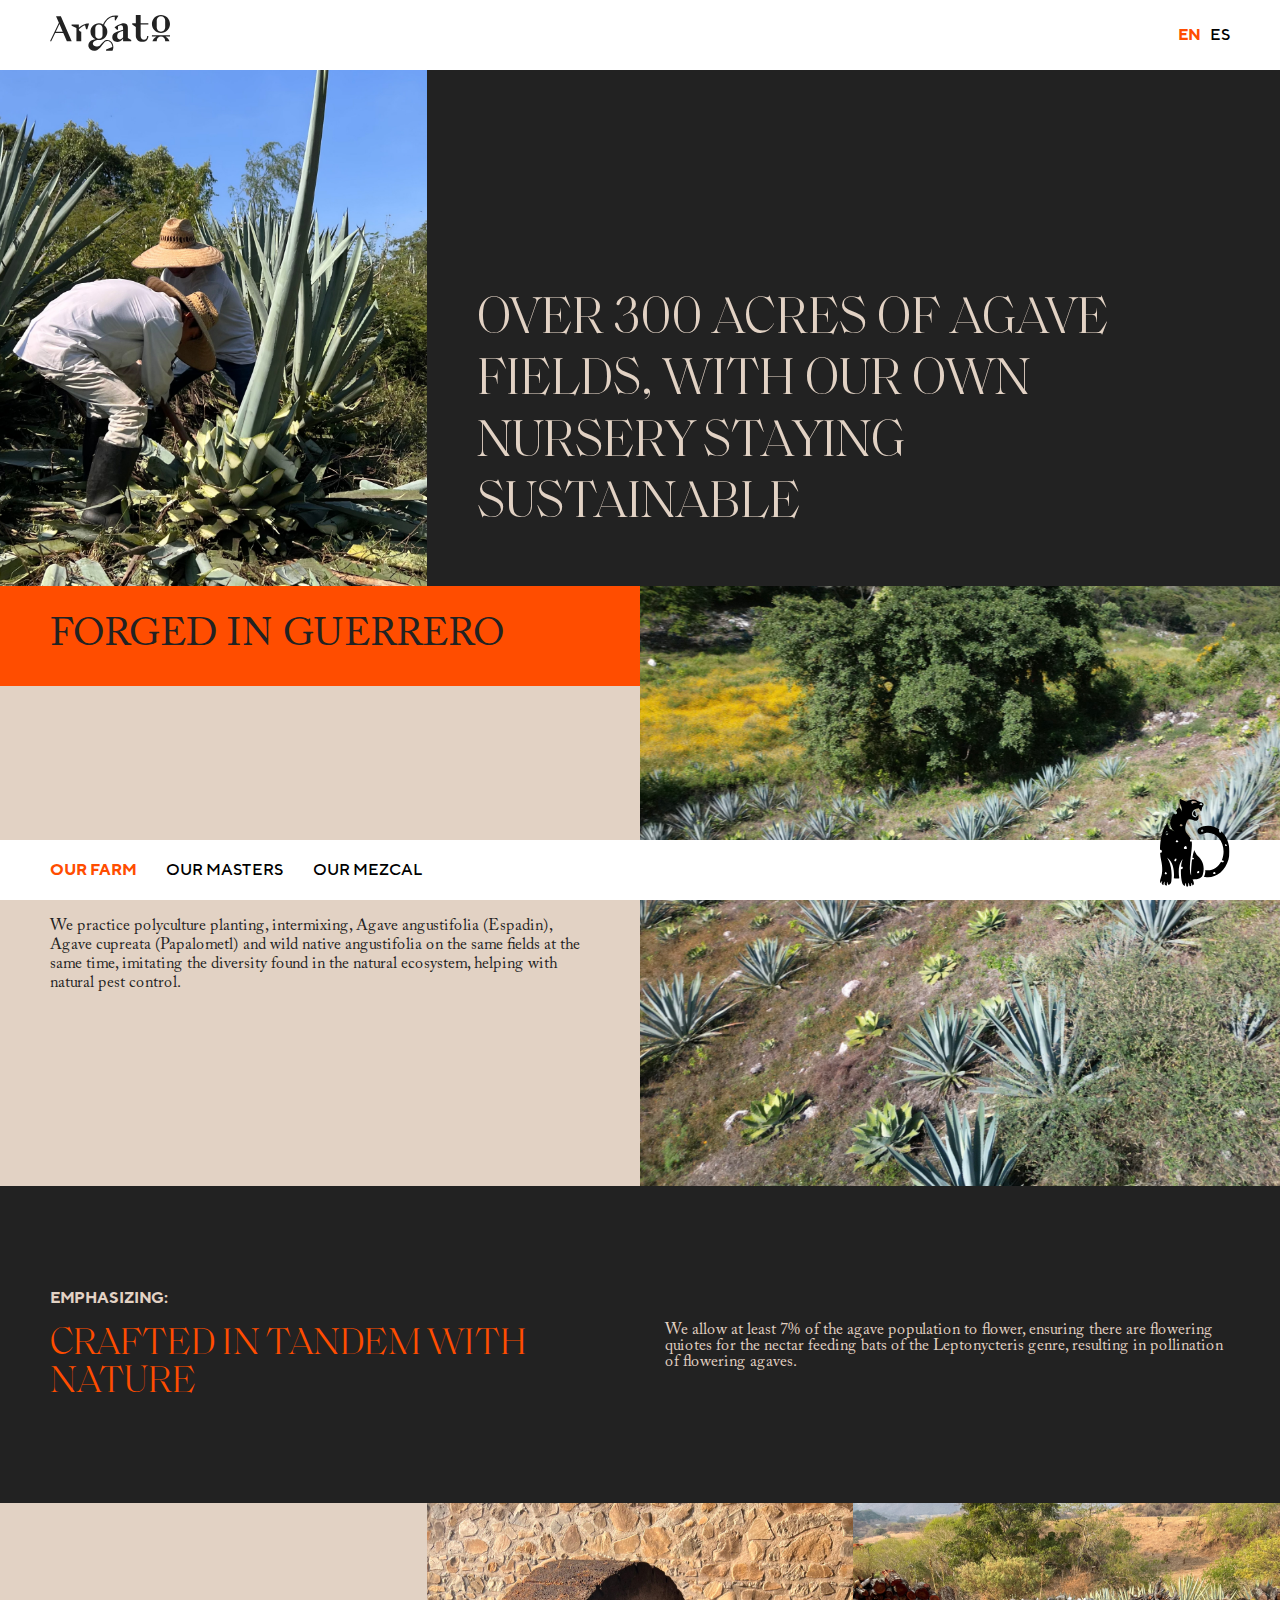
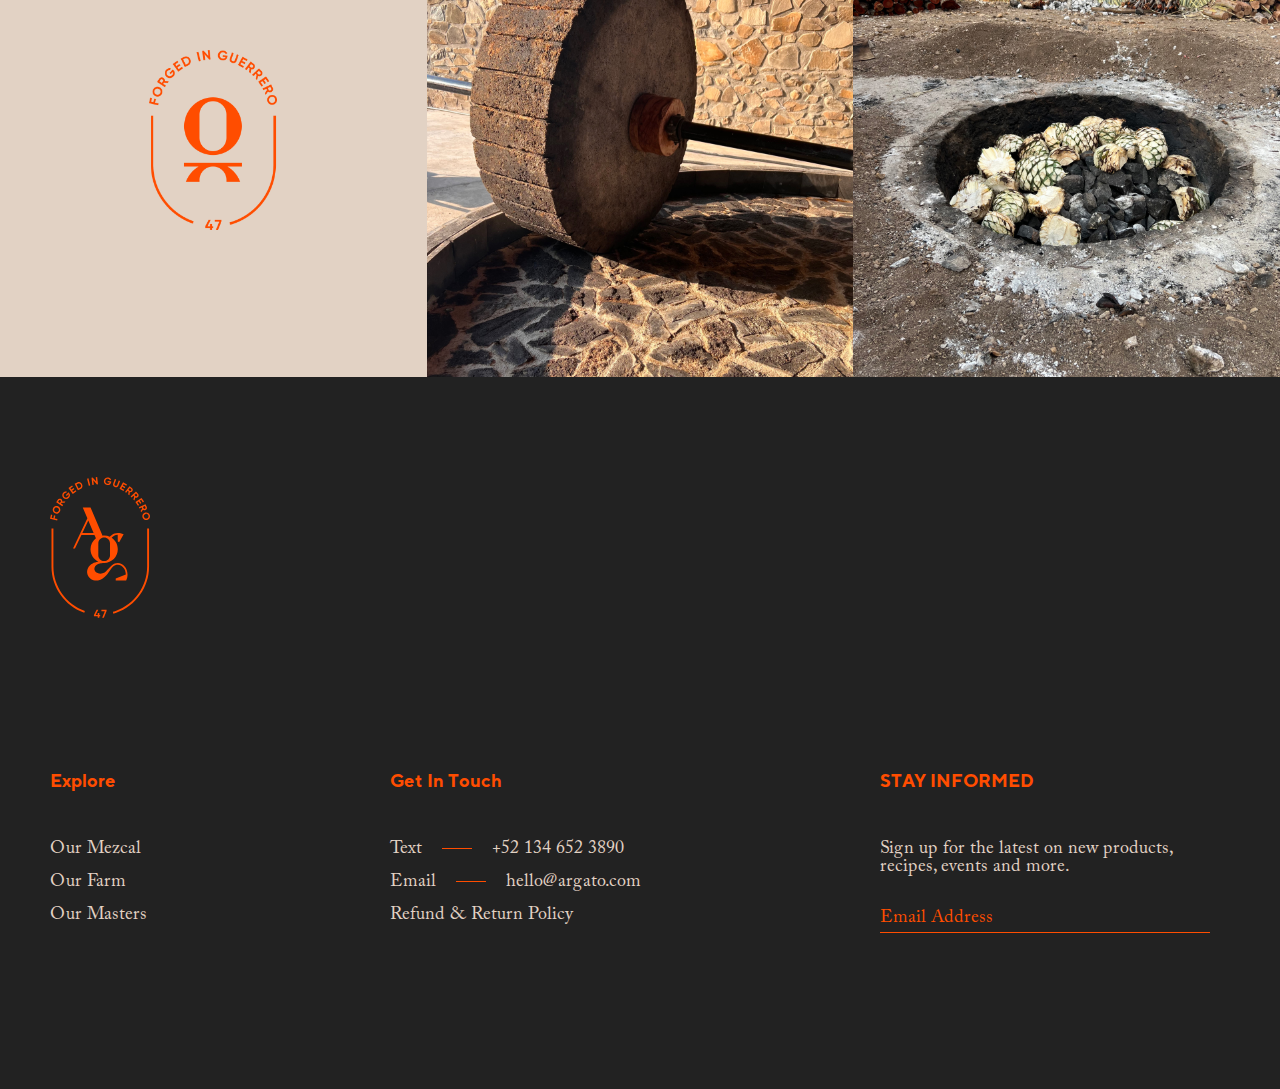
<file: farm.html>
<!DOCTYPE html>
<html lang="en">
<head>
    <meta charset="UTF-8">
    <meta http-equiv="X-UA-Compatible" content="IE=edge">
    <meta name="viewport" content="width=device-width, initial-scale=1.0">
    <title>Farm</title>
    <link rel="stylesheet" href="./src/css/styles.css">
</head>
<body>
  <header class="header">
    <div class="header__container">
      <a href="index.html" class="header__container--logo">
        <img src="./src/img/logoNegro.svg" alt="LogoArgato">
      </a>
        <div class="header__container--lang">
            <ul>
                <li class="list">
                    <a class="list__element list__element--active" href="/">EN</a>
                </li>
                <li>
                    <a class="list__element" href="/">Es</a>
                </li>
            </ul>
        </div>
    </div>
    
</header>
    <main id="farm">
        <nav class="nav">
            <div class="nav__container">
                <div class="overlay"></div>
                <div class="ham">
                    <div class="line"></div>
                    <div class="line"></div>
                    <div class="line"></div>
                </div>
                <ul class="nav__container--list">
                    <li class="active"><a href="farm.html">Our Farm</a></li>
                    <li><a href="masters.html">Our Masters</a></li>
                    <li><a href="mezcal.html">Our Mezcal</a></li>
                </ul>
                <div class="nav__container--icon">
                    <a href="/">
                        <img src="./src/img/icon.svg" alt="Icono Argato">
                    </a>
                </div>
            </div>
        </nav>
        <section class="hero">
            <div class="iz">
              <img src="./src/img/farm/farm.jpg" alt="Farm">
            </div>
            <div class="de">
              <h1>Over 300 acres of agave fields, with our own nursery staying sustainable</h1>
            </div>
        </section>
        <section class="mid">
          <div class="primero">
            <div class="iz">
              <h2>FORGED IN GUERRERO</h2>
              <div class="texto">
                <p>Our Agave farming practices are sustainable and environmentally friendly, we plant at least 10 agaves for everyone that is harvested.</p>
                <p>We practice polyculture planting, intermixing, Agave angustifolia (Espadin), Agave cupreata (Papalometl) and wild native angustifolia on the same fields at the same time, imitating the diversity found in the natural ecosystem, helping with natural pest control.</p>
              </div>
            </div>
            <div class="de">
              <img src="./src/img/farm/farm2.jpg" alt="Farm Argato">
            </div>
          </div>

          <div class="segundo">
            <div class="iz">
              <h3>EMPHASIZING:</h3>
              <h2>CRAFTED IN TANDEM WITH NATURE</h2>
            </div>
            <div class="de">
              <p>We allow at least 7% of the agave population to flower, ensuring there are flowering quiotes for the nectar feeding bats of the Leptonycteris genre, resulting in pollination of flowering agaves.</p>
            </div>
          </div>

          <div class="tercero">
            <div class="img1 img">
              <img src="./src/img/farm/icon.png" alt="Icon Argato">
            </div>
            <div class="img2 img">
              <img src="./src/img/farm/img1.jpg" alt="Farm Argato">
            </div>
            <div class="img3 img">
              <img src="./src/img/farm/img2.jpg" alt="Farm Argato">
            </div>
          </div>

        </section>
        
        
    </main>

    <footer>
      <div class="icon">
        <img src="./src/img/stampRed.svg" alt="Stamp Argato">
      </div>
      <div class="bottom">
        <div class="explore">
          <h3>Explore</h3>
          <ul>
            <li><a href="mezcal.html">Our Mezcal</a></li>
            <li><a href="/">Our Farm</a></li>
            <li><a href="/">Our Masters</a></li>
          </ul>
        </div>
        <div class="getInTouch">
          <h3>Get In Touch</h3>
          <ul>
            <li>text<div class="line"></div><a href="tel:+521346523890">+52 134 652 3890</a></li>
            <li>email<div class="line"></div><a href="mailto:hello@argato.com">hello@argato.com</a></li>
            <li><a href="/">Refund & Return Policy</a></li>
          </ul>
        </div>
        <div class="stay">
          <h3>STAY INFORMED</h3>
          <p>Sign up for the latest on new products, recipes, events and more.</p>
          <form action="">
            <input type="email" placeholder="Email Address">
          </form>
        </div>
      </div>
    </footer>
    <script src="./src/js/jquery.min.js"></script>
    <script src="./src/js/slick.min.js"></script>
    <script src="./src/js/script.js"></script>
</body>
</html>
</file>
<file: src/css/styles.css>
@charset "UTF-8";
/* http://meyerweb.com/eric/tools/css/reset/ 
   v2.0 | 20110126
   License: none (public domain)
*/
html, body, div, span, applet, object, iframe,
h1, h2, h3, h4, h5, h6, p, blockquote, pre,
a, abbr, acronym, address, big, cite, code,
del, dfn, em, img, ins, kbd, q, s, samp,
small, strike, strong, sub, sup, tt, var,
b, u, i, center,
dl, dt, dd, ol, ul, li,
fieldset, form, label, legend,
table, caption, tbody, tfoot, thead, tr, th, td,
article, aside, canvas, details, embed,
figure, figcaption, footer, header, hgroup,
menu, nav, output, ruby, section, summary,
time, mark, audio, video {
  margin: 0;
  padding: 0;
  border: 0;
  font-size: 100%;
  font: inherit;
  vertical-align: baseline;
}

/* HTML5 display-role reset for older browsers */
article, aside, details, figcaption, figure,
footer, header, hgroup, menu, nav, section {
  display: block;
}

body {
  line-height: 1;
}

ol, ul {
  list-style: none;
}

blockquote, q {
  quotes: none;
}

blockquote:before, blockquote:after,
q:before, q:after {
  content: "";
  content: none;
}

table {
  border-collapse: collapse;
  border-spacing: 0;
}

img {
  width: 100%;
  height: auto;
}

a {
  text-decoration: none;
  color: black;
}

@font-face {
  font-family: "SaolDisplay Light";
  src: url("../fonts/SaolDisplay-Light.eot"); /* IE9*/
  src: url("../fonts/SaolDisplay-Light.eot?#iefix") format("embedded-opentype"), url("../fonts/SaolDisplay-Light.woff2") format("woff2"), url("../fonts/SaolDisplay-Light.woff") format("woff"), url("../fonts/SaolDisplay-Light.ttf") format("truetype"), url("../fonts/SaolDisplay-Light.svg#SaolDisplay-Light") format("svg"); /* iOS 4.1- */
  font-weight: 300;
  font-style: normal;
  font-display: swap;
}
@font-face {
  font-family: "SaolDisplay Regular";
  src: url("../fonts/SaolDisplay-Regular.eot"); /* IE9*/
  src: url("../fonts/SaolDisplay-Regular.eot?#iefix") format("embedded-opentype"), url("../fonts/SaolDisplay-Regular.woff2") format("woff2"), url("../fonts/SaolDisplay-Regular.woff") format("woff"), url("../fonts/SaolDisplay-Regular.ttf") format("truetype"), url("../fonts/SaolDisplay-Regular.svg#SaolDisplay-Light") format("svg"); /* iOS 4.1- */
  font-weight: normal;
  font-style: normal;
  font-display: swap;
}
@font-face {
  font-family: "Adobe Caslon Pro Regular";
  src: url("../fonts/ACaslonPro-Regular.eot");
  src: url("../fonts/ACaslonPro-Regular.eot?#iefix") format("embedded-opentype"), url("../fonts/ACaslonPro-Regular.woff2") format("woff2"), url("../fonts/ACaslonPro-Regular.woff") format("woff"), url("../fonts/ACaslonPro-Regular.ttf") format("truetype"), url("../fonts/ACaslonPro-Regular.svg#ACaslonPro-Regular") format("svg");
  font-weight: normal;
  font-style: normal;
  font-display: swap;
}
@font-face {
  font-family: "TT Norms Bold";
  src: url("../fonts/TTNorms-Bold.eot");
  src: url("../fonts/TTNorms-Bold.eot?#iefix") format("embedded-opentype"), url("../fonts/TTNorms-Bold.woff2") format("woff2"), url("../fonts/TTNorms-Bold.woff") format("woff"), url("../fonts/TTNorms-Bold.ttf") format("truetype"), url("../fonts/TTNorms-Bold.svg#TTNorms-Bold") format("svg");
  font-weight: bold;
  font-style: normal;
  font-display: swap;
}
@font-face {
  font-family: "TT Norms Medium";
  src: url("../fonts/TTNorms-Medium.eot");
  src: url("../fonts/TTNorms-Medium.eot?#iefix") format("embedded-opentype"), url("../fonts/TTNorms-Medium.woff2") format("woff2"), url("../fonts/TTNorms-Medium.woff") format("woff"), url("../fonts/TTNorms-Medium.ttf") format("truetype"), url("../fonts/TTNorms-Medium.svg#TTNorms-Medium") format("svg");
  font-weight: 500;
  font-style: normal;
  font-display: swap;
}
:root {
  --tituloLight: "SaolDisplay Light", serif;
  --tituloRegular: "SaolDisplay Regular", serif;
  --regular: "Adobe Caslon Pro Regular", serif;
  --bold: "TT Norms Bold", sans-serif;
  --ttMedium: "TT Norms Medium", sans-serif;
  --black: #222222;
  --white: #E2D2C4;
  --red: #FF4D00;
  --container: 1350px;
}

h1 {
  font-size: 4rem;
}
@media (max-width: 680px) {
  h1 {
    font-size: 3.5rem;
  }
}

/* Slider */
.slick-slider {
  position: relative;
  display: block;
  box-sizing: border-box;
  -webkit-user-select: none;
  -moz-user-select: none;
  user-select: none;
  -webkit-touch-callout: none;
  -khtml-user-select: none;
  touch-action: pan-y;
  -webkit-tap-highlight-color: transparent;
}

.slick-list {
  position: relative;
  display: block;
  overflow: hidden;
  margin: 0;
  padding: 0;
}

.slick-list:focus {
  outline: none;
}

.slick-list.dragging {
  cursor: pointer;
  cursor: hand;
}

.slick-slider .slick-track,
.slick-slider .slick-list {
  transform: translate3d(0, 0, 0);
}

.slick-track {
  position: relative;
  top: 0;
  left: 0;
  display: block;
  margin-left: auto;
  margin-right: auto;
}

.slick-track:before,
.slick-track:after {
  display: table;
  content: "";
}

.slick-track:after {
  clear: both;
}

.slick-loading .slick-track {
  visibility: hidden;
}

.slick-slide {
  display: none;
  float: left;
  height: 100%;
  min-height: 1px;
}

[dir=rtl] .slick-slide {
  float: right;
}

.slick-slide img {
  display: block;
}

.slick-slide.slick-loading img {
  display: none;
}

.slick-slide.dragging img {
  pointer-events: none;
}

.slick-initialized .slick-slide {
  display: block;
}

.slick-loading .slick-slide {
  visibility: hidden;
}

.slick-vertical .slick-slide {
  display: block;
  height: auto;
  border: 1px solid transparent;
}

.slick-arrow.slick-hidden {
  display: none;
}

/* Slider */
.slick-loading .slick-list {
  background: #fff url("./ajax-loader.gif") center center no-repeat;
}

/* Icons */
@font-face {
  font-family: "slick";
  font-weight: normal;
  font-style: normal;
  src: url("./fonts/slick.eot");
  src: url("./fonts/slick.eot?#iefix") format("embedded-opentype"), url("./fonts/slick.woff") format("woff"), url("./fonts/slick.ttf") format("truetype"), url("./fonts/slick.svg#slick") format("svg");
}
/* Arrows */
.slick-prev,
.slick-next {
  font-size: 0;
  line-height: 0;
  position: absolute;
  top: 50%;
  display: block;
  width: 20px;
  height: 20px;
  padding: 0;
  transform: translate(0, -50%);
  cursor: pointer;
  color: transparent;
  border: none;
  outline: none;
  background: transparent;
}

.slick-prev:hover,
.slick-prev:focus,
.slick-next:hover,
.slick-next:focus {
  color: transparent;
  outline: none;
  background: transparent;
}

.slick-prev:hover:before,
.slick-prev:focus:before,
.slick-next:hover:before,
.slick-next:focus:before {
  opacity: 1;
}

.slick-prev.slick-disabled:before,
.slick-next.slick-disabled:before {
  opacity: 0.25;
}

.slick-prev:before,
.slick-next:before {
  font-family: "slick";
  font-size: 20px;
  line-height: 1;
  opacity: 0.75;
  color: white;
  -webkit-font-smoothing: antialiased;
  -moz-osx-font-smoothing: grayscale;
}

.slick-prev {
  left: -25px;
}

[dir=rtl] .slick-prev {
  right: -25px;
  left: auto;
}

.slick-prev:before {
  content: "←";
}

[dir=rtl] .slick-prev:before {
  content: "→";
}

.slick-next {
  right: -25px;
}

[dir=rtl] .slick-next {
  right: auto;
  left: -25px;
}

.slick-next:before {
  content: "→";
}

[dir=rtl] .slick-next:before {
  content: "←";
}

/* Dots */
.slick-dotted.slick-slider {
  margin-bottom: 30px;
}

.slick-dots {
  position: absolute;
  bottom: -25px;
  display: block;
  width: 100%;
  padding: 0;
  margin: 0;
  list-style: none;
  text-align: center;
}

.slick-dots li {
  position: relative;
  display: inline-block;
  width: 20px;
  height: 20px;
  margin: 0 5px;
  padding: 0;
  cursor: pointer;
}

.slick-dots li button {
  font-size: 0;
  line-height: 0;
  display: block;
  width: 20px;
  height: 20px;
  padding: 5px;
  cursor: pointer;
  color: transparent;
  border: 0;
  outline: none;
  background: transparent;
}

.slick-dots li button:hover,
.slick-dots li button:focus {
  outline: none;
}

.slick-dots li button:hover:before,
.slick-dots li button:focus:before {
  opacity: 1;
}

.slick-dots li button:before {
  font-family: "slick";
  font-size: 6px;
  line-height: 20px;
  position: absolute;
  top: 0;
  left: 0;
  width: 20px;
  height: 20px;
  content: "•";
  text-align: center;
  opacity: 0.25;
  color: black;
  -webkit-font-smoothing: antialiased;
  -moz-osx-font-smoothing: grayscale;
}

.slick-dots li.slick-active button:before {
  opacity: 0.75;
  color: black;
}

html {
  scroll-behavior: smooth;
  font-size: 18px !important;
}

* {
  box-sizing: border-box;
  margin: 0;
  padding: 0;
}

body {
  background-color: var(--black);
  color: var(--white);
  font-size: 16px;
  font-family: var(--regular);
  -webkit-tap-highlight-color: rgba(0, 0, 0, 0);
  width: 100%;
  overflow-x: hidden;
  position: relative;
  -webkit-font-smoothing: antialiased;
}

main {
  margin-top: 70px;
}

.header {
  height: 70px;
  background-color: white;
  padding-left: 50px;
  padding-right: 50px;
  width: 100%;
  position: fixed;
  top: 0;
  left: 0;
  z-index: 1;
}
.header__container {
  display: flex;
  justify-content: space-between;
  align-items: center;
  height: 100%;
  max-width: var(--container);
  margin: 0 auto;
}
.header__container--logo {
  width: 120px;
}
@media (max-width: 680px) {
  .header__container--logo {
    position: absolute;
    left: 50%;
    transform: translateX(-50%);
  }
}
@media (max-width: 400px) {
  .header__container--logo {
    width: 80px;
  }
}
@media (max-width: 680px) {
  .header__container--lang {
    position: absolute;
    right: 30px;
  }
}
.header__container--lang ul {
  display: flex;
}
.header__container--lang ul .list__element {
  font-family: var(--ttMedium);
  text-transform: uppercase;
  padding-left: 10px;
}
@media (max-width: 680px) {
  .header__container--lang ul .list__element {
    font-size: 0.75rem;
    padding-left: 15px;
  }
}
.header__container--lang ul .list__element:hover {
  font-family: var(--bold);
  color: var(--red);
}
.header__container--lang ul .list__element--active {
  font-family: var(--bold);
  color: var(--red);
}

.nav {
  background-color: white;
  width: 100%;
  padding-left: 50px;
  padding-right: 50px;
  position: fixed;
  bottom: 0;
  left: 0;
  z-index: 2;
  height: 60px;
}
@media (max-width: 680px) {
  .nav {
    background-color: transparent;
  }
}
.nav__container {
  max-width: var(--container);
  margin: 0 auto;
  display: flex;
  justify-content: space-between;
  align-items: center;
  height: 100%;
}
.nav__container .overlay {
  display: none;
}
@media (max-width: 680px) {
  .nav__container .overlay {
    display: block;
    background-color: white;
    position: absolute;
    bottom: 0;
    left: 0;
    width: 100%;
    height: 100%;
  }
}
.nav__container .close .line {
  position: relative;
}
.nav__container .close .line:first-child {
  top: 10px;
  transform: rotate(45deg);
}
.nav__container .close .line:nth-child(2) {
  opacity: 0;
}
.nav__container .close .line:nth-child(3) {
  top: -11px;
  transform: rotate(135deg);
}
.nav__container .ham {
  display: none;
}
@media (max-width: 680px) {
  .nav__container .ham {
    display: block;
    width: 32px;
    height: 25px;
    position: absolute;
    z-index: 1;
    top: 50%;
    transform: translateY(-50%);
    left: 30px;
  }
  .nav__container .ham .line {
    width: 100%;
    height: 2px;
    background-color: black;
    margin-bottom: 9px;
    transition: all 550ms ease-in-out;
  }
}
.nav__container--list.click {
  background-color: white;
  height: 250px;
  bottom: 0;
}
.nav__container--list {
  display: flex;
}
@media (max-width: 680px) {
  .nav__container--list {
    position: absolute;
    left: 0;
    bottom: -100px;
    height: 130px;
    padding: 20px 30px 90px;
    z-index: -1;
    width: 100%;
    background-color: var(--red);
    flex-direction: column;
    justify-content: space-around;
    transition: all 550ms ease-in-out;
  }
}
.nav__container--list .active a {
  color: var(--red);
  font-family: var(--bold);
}
.nav__container--list li {
  margin-right: 30px;
}
.nav__container--list li a {
  font-family: var(--ttMedium);
  text-transform: uppercase;
}
.nav__container--list li a:hover {
  font-family: var(--bold);
  color: var(--red);
}
.nav__container--icon {
  width: 70px;
  position: relative;
  top: -25px;
}
@media (max-width: 680px) {
  .nav__container--icon {
    position: absolute;
    right: 30px;
    top: auto;
    bottom: 10px;
  }
}
.nav__container--icon a img {
  filter: brightness(0);
  transition: filter 200ms ease-in-out;
}
@media (max-width: 680px) {
  .nav__container--icon a img {
    filter: brightness(1);
  }
}
.nav__container--icon a:hover img {
  filter: brightness(1);
}

footer {
  padding-left: 50px;
  padding-right: 50px;
  max-width: var(--container);
  padding-top: 100px;
  padding-bottom: 150px;
}
@media (max-width: 850px) {
  footer {
    padding: 100px 20px 150px 20px;
  }
}
footer .icon {
  width: 100px;
  margin-bottom: 150px;
}
footer .bottom {
  display: flex;
  justify-content: space-between;
}
@media (max-width: 850px) {
  footer .bottom {
    flex-direction: column;
  }
}
footer .bottom h3 {
  font-family: var(--bold);
  color: var(--red);
  margin-bottom: 50px;
  font-size: 1rem;
}
@media (max-width: 850px) {
  footer .bottom h3 {
    margin-bottom: 20px;
  }
}
footer .bottom .explore {
  max-width: 150px;
  width: 100%;
  padding-right: 20px;
}
@media (max-width: 850px) {
  footer .bottom .explore {
    flex-direction: column;
    margin-bottom: 50px;
    max-width: 100%;
  }
}
footer .bottom .explore ul li a {
  color: var(--white);
  margin-bottom: 15px;
  display: block;
  font-size: 1rem;
}
footer .bottom .getInTouch {
  max-width: 300px;
  width: 100%;
  padding-right: 20px;
}
@media (max-width: 850px) {
  footer .bottom .getInTouch {
    flex-direction: column;
    margin-bottom: 50px;
    max-width: 100%;
  }
}
footer .bottom .getInTouch ul li {
  display: flex;
  align-items: center;
  margin-bottom: 15px;
  font-size: 1rem;
  text-transform: capitalize;
}
footer .bottom .getInTouch ul li a {
  color: var(--white);
  text-transform: none;
}
footer .bottom .getInTouch ul li .line {
  height: 1px;
  width: 30px;
  background-color: var(--red);
  margin-left: 20px;
  margin-right: 20px;
}
footer .bottom .stay {
  max-width: 350px;
  width: 100%;
  padding-right: 20px;
}
@media (max-width: 850px) {
  footer .bottom .stay {
    flex-direction: column;
    margin-bottom: 50px;
    max-width: 100%;
  }
}
footer .bottom .stay p {
  font-size: 1rem;
}
footer .bottom .stay form {
  margin-top: 15px;
}
footer .bottom .stay form input {
  background: none;
  border: none;
  border-bottom: solid 1px var(--red);
  padding: 15px 0 5px;
  color: var(--red);
  outline: none;
  font-size: 1rem;
  display: block;
  width: 100%;
}
footer .bottom .stay form input::-moz-placeholder {
  color: var(--red);
  font-size: 1rem;
  font-family: var(--regular);
}
footer .bottom .stay form input::placeholder {
  color: var(--red);
  font-size: 1rem;
  font-family: var(--regular);
}

#home .hero {
  display: flex;
  height: 70vh;
}
@media (max-width: 680px) {
  #home .hero {
    flex-direction: column;
  }
}
#home .hero__imagen {
  width: 70%;
  height: 100%;
}
@media (max-width: 900px) {
  #home .hero__imagen {
    width: 70%;
  }
}
@media (max-width: 680px) {
  #home .hero__imagen {
    width: 100%;
  }
}
#home .hero__imagen img {
  width: 100%;
  height: 100%;
  -o-object-fit: cover;
     object-fit: cover;
}
#home .hero__texto {
  align-self: center;
}
@media (max-width: 900px) {
  #home .hero__texto {
    width: 30%;
  }
}
@media (max-width: 680px) {
  #home .hero__texto {
    width: 100%;
  }
}
#home .hero__texto--h1 {
  width: 390px;
  font-family: var(--tituloLight);
  position: relative;
  right: 100px;
}
@media (max-width: 900px) {
  #home .hero__texto--h1 {
    right: 200px;
  }
}
@media (max-width: 680px) {
  #home .hero__texto--h1 {
    position: static;
    width: 100%;
    text-align: left;
    padding: 30px;
  }
}

.marquee {
  background-color: var(--red);
  padding: 10px 0;
  overflow: hidden;
  position: relative;
  z-index: -2;
}
.marquee__content {
  display: flex;
  animation: scrolling 10s linear infinite;
  align-items: center;
}
.marquee__content--item {
  display: flex;
  align-items: center;
  flex: 0 0 120px;
  margin-right: 20px;
  /*   flex: 0 0 20vw; */
  /*   margin: 0 2vw; */
}
.marquee__content--item img {
  height: auto;
  height: 25px;
}
.marquee__content--item span {
  font-family: var(--tituloRegular);
  text-transform: uppercase;
  color: black;
  margin-left: 0px;
  font-size: 0.85rem;
  align-self: center;
}

@keyframes scrolling {
  0% {
    transform: translateX(0);
  }
  100% {
    transform: translatex(-1680px);
  }
}
#home .description {
  display: flex;
  height: 550px;
}
@media (max-width: 680px) {
  #home .description {
    flex-direction: column;
    height: auto;
  }
}
#home .description .width {
  width: 66.66666% !important;
}
@media (max-width: 680px) {
  #home .description .width {
    width: 100% !important;
  }
}
#home .description .width img {
  transform: scale(1.1) !important;
}
@media (max-width: 680px) {
  #home .description .width img {
    transform: none !important;
  }
}
#home .description .width0 {
  width: 0% !important;
}
@media (max-width: 680px) {
  #home .description .width0 {
    width: 100% !important;
  }
}
#home .description .description__iz {
  width: 33.333333%;
  transition: width 350ms ease-in-out;
  overflow: hidden;
}
@media (max-width: 680px) {
  #home .description .description__iz {
    width: 100%;
    overflow: initial;
    height: 300px;
  }
}
#home .description .description__iz img {
  height: 100%;
  -o-object-fit: cover;
     object-fit: cover;
  transition: transform 350ms ease-in-out 150ms;
}
#home .description .description__ce {
  width: 33.333333%;
  text-align: center;
  height: calc(100% - 50px);
}
@media (max-width: 680px) {
  #home .description .description__ce {
    width: 100%;
  }
}
#home .description .description__ce .top {
  background-color: var(--black);
  padding: 0 20px;
  height: 50px;
  display: flex;
  justify-content: center;
  align-items: center;
}
#home .description .description__ce .top h2 {
  font-family: var(--ttMedium);
  color: var(--red);
}
#home .description .description__ce .main {
  background-color: var(--white);
  color: var(--black);
  padding: 50px 30px;
  height: 100%;
  display: flex;
  flex-direction: column;
  justify-content: center;
  align-items: center;
}
#home .description .description__ce .main p {
  line-height: 1.2;
  margin-bottom: 50px;
}
#home .description .description__ce img {
  width: 100px;
}
#home .description .description__de {
  width: 33.333333%;
  transition: width 350ms ease-in-out;
  overflow: hidden;
}
@media (max-width: 680px) {
  #home .description .description__de {
    width: 100%;
    overflow: initial;
    height: 300px;
  }
}
#home .description .description__de img {
  height: 100%;
  -o-object-fit: cover;
     object-fit: cover;
  transition: transform 350ms ease-in-out 150ms;
}

#home section.slider {
  position: relative;
  padding: 100px 50px;
  box-sizing: content-box;
  max-width: var(--container);
  margin: 0 auto;
}
#home section.slider .slick-prev {
  display: none !important;
}
#home section.slider .movil {
  display: none;
}
@media (max-width: 750px) {
  #home section.slider .movil {
    display: block;
    color: white;
    background-color: var(--red);
    margin-top: 80px;
    padding: 20px;
    font-size: 1.2rem;
    font-family: var(--ttMedium);
    text-transform: uppercase;
    width: 200px;
    margin: 50px auto 0;
  }
}
#home section.slider .arrow {
  width: 50px;
  position: absolute;
  right: 50px;
  cursor: pointer;
  display: none !important;
}
@media (max-width: 750px) {
  #home section.slider .arrow {
    display: block !important;
    bottom: 20px;
  }
}
#home section.slider .mezcales {
  position: relative;
}
#home section.slider .mezcales .mezcal {
  display: flex;
  align-items: center;
  justify-content: space-between;
  margin-right: 5px;
}
@media (max-width: 750px) {
  #home section.slider .mezcales .mezcal {
    position: relative;
    display: block;
    padding: 180px 50px 0;
  }
}
#home section.slider .mezcales .mezcal .text {
  width: 50%;
  position: relative;
  z-index: 1;
}
@media (max-width: 750px) {
  #home section.slider .mezcales .mezcal .text {
    position: absolute;
    height: 100%;
  }
}
#home section.slider .mezcales .mezcal .text h2 {
  font-size: 13vw;
  color: var(--red);
  text-transform: uppercase;
  font-family: var(--tituloLight);
}
@media (max-width: 750px) {
  #home section.slider .mezcales .mezcal .text h2 {
    position: absolute;
    top: -110px;
    font-size: 15vw;
  }
}
#home section.slider .mezcales .mezcal .text p {
  margin-top: 100px;
  font-size: 1.2rem;
  margin-bottom: 50px;
}
@media (max-width: 750px) {
  #home section.slider .mezcales .mezcal .text p {
    display: none;
  }
}
#home section.slider .mezcales .mezcal .text a {
  color: var(--red);
  font-family: var(--bold);
  border-bottom: solid 1px var(--red);
  padding-bottom: 5px;
  text-transform: uppercase;
}
@media (max-width: 750px) {
  #home section.slider .mezcales .mezcal .text a {
    display: none;
  }
}
#home section.slider .mezcales .mezcal .image img {
  height: 650px;
  width: 100%;
  -o-object-fit: cover;
     object-fit: cover;
}
@media (max-width: 750px) {
  #home section.slider .mezcales .mezcal .image img {
    width: 100%;
    height: auto;
    margin: 0 auto;
  }
}

#home section.ourFarm .image {
  display: flex;
}
#home section.ourFarm .movil {
  display: none;
}
@media (max-width: 850px) {
  #home section.ourFarm .movil {
    display: block;
  }
}
#home section.ourFarm .movil .texto {
  background-color: var(--white);
  padding: 50px;
}
#home section.ourFarm .movil .texto h2 {
  font-size: 10vw;
  color: var(--black);
  font-family: var(--tituloLight);
  margin-bottom: 50px;
}
#home section.ourFarm .movil .texto a {
  font-family: var(--bold);
  text-transform: uppercase;
  color: var(--red);
  display: flex;
  justify-content: space-between;
  align-items: center;
}
#home section.ourFarm .movil .texto a span img {
  width: 30px;
}
#home section.ourFarm .desk {
  display: block;
}
@media (max-width: 850px) {
  #home section.ourFarm .desk {
    display: none;
  }
}
#home section.ourFarm .desk .images {
  display: flex;
  position: relative;
}
#home section.ourFarm .desk .images .imagew1 {
  width: 100% !important;
  z-index: 5 !important;
}
#home section.ourFarm .desk .images .imagew2 {
  width: 100% !important;
  z-index: 5 !important;
}
#home section.ourFarm .desk .images .image1 {
  left: 0;
}
#home section.ourFarm .desk .images .image2 {
  right: 0;
}
#home section.ourFarm .desk .images .image1, #home section.ourFarm .desk .images .image2 {
  display: flex;
  width: 50%;
  position: absolute;
  z-index: 1;
  transition: all 350ms ease-in-out;
}
#home section.ourFarm .desk .images .image1 img, #home section.ourFarm .desk .images .image2 img {
  height: 300px;
  width: 100%;
  -o-object-fit: cover;
     object-fit: cover;
}
#home section.ourFarm .desk .texto {
  display: flex;
  flex-direction: row;
  width: 200vw;
  position: relative;
  margin: 300px auto 0;
  height: 154px;
}
#home section.ourFarm .desk .texto h2 {
  font-size: 3rem;
  font-family: var(--tituloLight);
}
#home section.ourFarm .desk .texto a {
  font-family: var(--bold);
  border-bottom: solid 1px var(--red);
}
#home section.ourFarm .desk .texto .farm1 {
  left: 25% !important;
  z-index: 5 !important;
}
#home section.ourFarm .desk .texto .farm2 {
  right: 50% !important;
  z-index: 5 !important;
}
#home section.ourFarm .desk .texto .texto1 {
  width: 100vw;
  display: flex;
  padding: 0 50px;
  background-color: var(--white);
  justify-content: space-between;
  align-items: center;
  transform: translateX(-50%);
  position: absolute;
  left: 0%;
  z-index: 1;
  transition: all 350ms ease-in-out;
  height: 154px;
}
#home section.ourFarm .desk .texto .texto1 h2 {
  color: var(--black);
  margin-right: 100px;
}
#home section.ourFarm .desk .texto .texto1 a {
  color: var(--red);
}
#home section.ourFarm .desk .texto .texto2 {
  width: 100vw;
  display: flex;
  padding: 0 50px;
  background-color: var(--black);
  justify-content: space-between;
  align-items: center;
  position: absolute;
  right: 25%;
  z-index: 1;
  transition: all 350ms ease-in-out;
  height: 154px;
}
#home section.ourFarm .desk .texto .texto2 a {
  color: var(--red);
}

#mezcal section.hero {
  max-width: var(--container);
  margin: 0 auto;
  padding-top: 100px;
  padding-bottom: 100px;
  padding-left: 50px;
  padding-right: 50px;
  box-sizing: content-box;
  position: relative;
}
#mezcal section.hero .arrows img {
  width: 30px;
  cursor: pointer;
}
#mezcal section.hero .arrows .arrowLeft {
  top: 50%;
  transform: translateY(-50%);
  left: 100px;
  position: absolute;
  z-index: 5;
}
#mezcal section.hero .arrows .arrowRight {
  top: 50%;
  transform: translateY(-50%);
  right: 100px;
  position: absolute;
  z-index: 5;
}

#mezcal section.mezcales {
  max-width: var(--container);
  margin: 0 auto;
}
#mezcal section.mezcales .cont .slick-slide {
  transform: scale(0.9);
  transition: all 350ms ease-in-out;
  opacity: 0.3;
}
#mezcal section.mezcales .cont .slick-current {
  transform: scale(1);
  opacity: 1;
}
#mezcal section.mezcales .cont .sliderMezcales {
  display: flex;
  align-items: center;
  padding-left: 50px;
  padding-right: 50px;
  padding-bottom: 10px;
  padding-top: 10px;
}
@media (max-width: 1000px) {
  #mezcal section.mezcales .cont .sliderMezcales {
    flex-direction: column;
  }
}
#mezcal section.mezcales .cont .sliderMezcales h2 {
  width: 33.333%;
  font-size: 4vw;
  color: var(--red);
  font-family: var(--tituloLight);
}
@media (max-width: 1000px) {
  #mezcal section.mezcales .cont .sliderMezcales h2 {
    width: 100%;
    text-align: center;
    font-size: 3rem;
    margin-bottom: 30px;
  }
}
#mezcal section.mezcales .cont .sliderMezcales img {
  width: 33.333%;
}
@media (max-width: 1000px) {
  #mezcal section.mezcales .cont .sliderMezcales img {
    width: 70%;
    margin: 0 auto;
  }
}
#mezcal section.mezcales .cont .sliderMezcales .info {
  width: 33.333%;
  padding-left: 50px;
}
@media (max-width: 1000px) {
  #mezcal section.mezcales .cont .sliderMezcales .info {
    width: 100%;
    margin-top: 50px;
    text-align: center;
    padding-left: 0;
  }
}
#mezcal section.mezcales .cont .sliderMezcales .info p {
  margin-bottom: 50px;
}
#mezcal section.mezcales .cont .sliderMezcales .info ul {
  width: 100%;
  margin-bottom: 50px;
}
#mezcal section.mezcales .cont .sliderMezcales .info ul li {
  display: flex;
  justify-content: space-between;
  padding-bottom: 10px;
  padding-top: 10px;
  border-bottom: solid 1px var(--red);
}
#mezcal section.mezcales .cont .sliderMezcales .info ul li:last-child {
  border-bottom: none;
}
#mezcal section.mezcales .cont .sliderMezcales .info a {
  background-color: var(--red);
  color: var(--white);
  padding: 10px 25px;
  font-family: var(--bold);
  text-transform: uppercase;
}
@media (max-width: 1000px) {
  #mezcal section.mezcales .cont .sliderMezcales .info a {
    text-align: center;
  }
}

#mezcal section.argato {
  text-align: center;
  max-width: var(--container);
  margin: 150px auto 50px;
  padding: 0 50px;
}
#mezcal section.argato h1 {
  font-family: var(--tituloLight);
  color: var(--red);
  margin-bottom: 100px;
}
@media (max-width: 750px) {
  #mezcal section.argato h1 {
    font-size: 2.5rem;
  }
}
#mezcal section.argato img {
  width: 300px;
  margin-bottom: 100px;
}
@media (max-width: 750px) {
  #mezcal section.argato img {
    width: 150px;
  }
}
#mezcal section.argato p {
  max-width: 720px;
  margin: 0 auto;
  line-height: 1.2;
}

#masters section.hero {
  display: flex;
}
@media (max-width: 680px) {
  #masters section.hero {
    flex-direction: column;
  }
}
#masters section.hero .iz {
  width: 50%;
}
@media (max-width: 680px) {
  #masters section.hero .iz {
    width: 100%;
  }
}
#masters section.hero .de {
  width: 50%;
  padding: 10px 50px;
  display: flex;
  flex-direction: column;
  justify-content: flex-end;
}
@media (max-width: 680px) {
  #masters section.hero .de {
    flex-direction: column-reverse;
    padding: 50px 20px;
    width: 100%;
  }
}
#masters section.hero .de .icon {
  width: 40%;
  margin-bottom: 50px;
}
#masters section.hero .de h1 {
  font-family: var(--tituloLight);
  max-width: 680px;
  text-transform: uppercase;
  font-size: 4.5vw;
}
@media (max-width: 860px) {
  #masters section.hero .de h1 {
    font-size: 1.5rem;
  }
}
@media (max-width: 680px) {
  #masters section.hero .de h1 {
    margin-bottom: 50px;
    max-width: 100% !important;
    width: 100% !important;
    font-size: 10vw;
  }
}

#masters section.sliderMasters {
  margin-top: 100px;
  margin-bottom: 100px;
}
#masters section.sliderMasters .container .slide {
  display: flex;
  align-items: center;
}
@media (max-width: 750px) {
  #masters section.sliderMasters .container .slide {
    flex-direction: column;
  }
}
#masters section.sliderMasters .container .slide .text {
  width: 50%;
  padding: 50px;
}
@media (max-width: 750px) {
  #masters section.sliderMasters .container .slide .text {
    width: 100%;
    text-align: center;
    padding: 20px 20px 10px;
  }
}
#masters section.sliderMasters .container .slide .text p {
  font-family: var(--ttMedium);
  margin-bottom: 50px;
  text-align: right;
}
@media (max-width: 750px) {
  #masters section.sliderMasters .container .slide .text p {
    text-align: center;
    margin-bottom: 20px;
  }
}
#masters section.sliderMasters .container .slide .text h2 {
  font-size: 5vw;
  font-family: var(--tituloLight);
  text-transform: uppercase;
  text-align: right;
  margin-bottom: 50px;
  color: var(--red);
}
@media (max-width: 750px) {
  #masters section.sliderMasters .container .slide .text h2 {
    text-align: center;
    margin-bottom: 20px;
  }
}
#masters section.sliderMasters .container .slide .text em {
  color: #886761;
  text-align: right;
  display: block;
}
@media (max-width: 750px) {
  #masters section.sliderMasters .container .slide .text em {
    text-align: center;
  }
}
#masters section.sliderMasters .container .slide .image {
  width: 50%;
  padding: 50px;
}
@media (max-width: 750px) {
  #masters section.sliderMasters .container .slide .image {
    width: 100%;
    padding: 20px;
  }
}
#masters section.sliderMasters .container .main .text {
  width: 50%;
  padding: 50px;
}
@media (max-width: 750px) {
  #masters section.sliderMasters .container .main .text {
    width: 100%;
    text-align: center;
    padding: 20px;
  }
}
#masters section.sliderMasters .container .main .text h2 {
  font-size: 5vw;
  font-family: var(--tituloLight);
  text-transform: uppercase;
  text-align: right;
  margin-bottom: 50px;
  color: var(--red);
}
@media (max-width: 750px) {
  #masters section.sliderMasters .container .main .text h2 {
    text-align: center;
  }
}
#masters section.sliderMasters .container .main .text p {
  text-align: right;
  max-width: 600px;
  margin-right: 0;
  margin-left: auto;
  text-transform: uppercase;
  line-height: 1.2;
  font-family: var(--ttMedium);
  font-weight: normal;
}
@media (max-width: 750px) {
  #masters section.sliderMasters .container .main .text p {
    text-align: center;
    max-width: 100%;
  }
}
#masters section.sliderMasters .container .main .image {
  padding: 50px 100px;
  padding: 20px;
}

#masters section.ourPeople {
  max-width: var(--container);
  margin: 100px auto;
  overflow: hidden;
}
#masters section.ourPeople .texto {
  display: flex;
  justify-content: space-between;
  margin-bottom: 50px;
  padding-left: 50px;
  padding-right: 50px;
}
@media (max-width: 750px) {
  #masters section.ourPeople .texto {
    flex-direction: column;
    padding: 0 20px 20px 20px;
  }
}
#masters section.ourPeople .texto h2 {
  font-size: 3rem;
  color: var(--red);
  font-family: var(--tituloLight);
}
@media (max-width: 750px) {
  #masters section.ourPeople .texto h2 {
    margin-bottom: 30px;
  }
}
#masters section.ourPeople .texto p {
  width: 380px;
}
@media (max-width: 750px) {
  #masters section.ourPeople .texto p {
    width: 100%;
  }
}
#masters section.ourPeople .images {
  display: flex;
  justify-content: center;
  max-width: var(--container);
  padding: 0 50px;
  overflow-x: hidden;
}
@media (max-width: 750px) {
  #masters section.ourPeople .images {
    justify-content: flex-start;
    overflow-x: scroll;
    padding: 0 20px 20px 20px;
  }
}
#masters section.ourPeople .images .grande img {
  max-width: 350px !important;
}
#masters section.ourPeople .images .image {
  padding-left: 10px;
  padding-right: 10px;
  box-sizing: border-box;
}
#masters section.ourPeople .images .image img {
  height: 500px;
  max-width: 160px;
  -o-object-fit: cover;
     object-fit: cover;
  transition: all 350ms ease-in-out;
}
@media (max-width: 950px) {
  #masters section.ourPeople .images .image img {
    height: 350px;
  }
}
@media (max-width: 750px) {
  #masters section.ourPeople .images .image img {
    width: auto;
    max-width: -moz-fit-content;
    max-width: fit-content;
  }
}

#farm section.hero {
  display: flex;
}
@media (max-width: 680px) {
  #farm section.hero {
    flex-direction: column;
  }
}
#farm section.hero .iz {
  width: 33.333%;
  display: flex;
}
@media (max-width: 680px) {
  #farm section.hero .iz {
    width: 100%;
  }
}
#farm section.hero .de {
  width: 66.666%;
  padding: 50px;
  align-self: flex-end;
}
@media (max-width: 680px) {
  #farm section.hero .de {
    width: 100%;
    padding: 20px;
  }
}
#farm section.hero .de h1 {
  font-family: var(--tituloLight);
  font-size: 4vw;
  text-transform: uppercase;
  max-width: 870px;
  line-height: 1.2;
}
@media (max-width: 680px) {
  #farm section.hero .de h1 {
    font-size: 2.5rem;
  }
}

#farm section.mid .primero {
  display: flex;
}
@media (max-width: 680px) {
  #farm section.mid .primero {
    flex-direction: column;
  }
}
#farm section.mid .primero .iz {
  display: flex;
  flex-direction: column;
  width: 50%;
}
@media (max-width: 680px) {
  #farm section.mid .primero .iz {
    width: 100%;
  }
}
#farm section.mid .primero .iz h2 {
  background-color: var(--red);
  padding: 20px 50px;
  color: var(--black);
  font-size: 3vw;
  height: 100px;
  display: flex;
  align-items: center;
}
#farm section.mid .primero .iz .texto {
  background-color: var(--white);
  color: var(--black);
  padding: 50px;
  height: 500px;
  display: flex;
  flex-direction: column;
  justify-content: center;
}
@media (max-width: 680px) {
  #farm section.mid .primero .iz .texto {
    height: auto;
    padding: 50px 20px;
  }
}
#farm section.mid .primero .iz .texto p {
  margin-bottom: 20px;
  line-height: 1.2;
}
#farm section.mid .primero .de {
  width: 50%;
}
@media (max-width: 680px) {
  #farm section.mid .primero .de {
    width: 100%;
  }
}
#farm section.mid .primero .de img {
  height: 600px;
  width: 100%;
  -o-object-fit: cover;
     object-fit: cover;
}
@media (max-width: 680px) {
  #farm section.mid .primero .de img {
    height: 400px;
  }
}
#farm section.mid .segundo {
  display: flex;
  padding: 100px 50px;
}
@media (max-width: 850px) {
  #farm section.mid .segundo {
    padding: 100px 20px;
  }
}
@media (max-width: 680px) {
  #farm section.mid .segundo {
    flex-direction: column;
  }
}
#farm section.mid .segundo .iz {
  width: 50%;
  padding-right: 25px;
}
@media (max-width: 680px) {
  #farm section.mid .segundo .iz {
    padding-right: 0;
    width: 100%;
    margin-bottom: 50px;
  }
}
#farm section.mid .segundo .iz h3 {
  font-family: var(--bold);
  margin-bottom: 20px;
}
#farm section.mid .segundo .iz h2 {
  font-size: 3vw;
  font-family: var(--tituloLight);
  color: var(--red);
}
@media (max-width: 850px) {
  #farm section.mid .segundo .iz h2 {
    font-size: 2rem;
  }
}
#farm section.mid .segundo .de {
  width: 50%;
  padding-left: 25px;
  display: flex;
  flex-direction: column;
  justify-content: center;
}
@media (max-width: 680px) {
  #farm section.mid .segundo .de {
    padding-left: 0;
    width: 100%;
  }
}
#farm section.mid .tercero {
  display: grid;
  grid-template-columns: repeat(3, 1fr);
}
@media (max-width: 680px) {
  #farm section.mid .tercero {
    grid-template-columns: repeat(1, 1fr);
  }
}
#farm section.mid .tercero .img {
  display: flex;
}
#farm section.mid .tercero .img1 {
  background-color: var(--white);
  display: flex;
  flex-direction: column;
  align-items: center;
  justify-content: center;
}
@media (max-width: 680px) {
  #farm section.mid .tercero .img1 {
    height: 450px;
    grid-row: 2/3;
  }
}
#farm section.mid .tercero .img1 img {
  width: 30%;
}/*# sourceMappingURL=styles.css.map */
</file>
